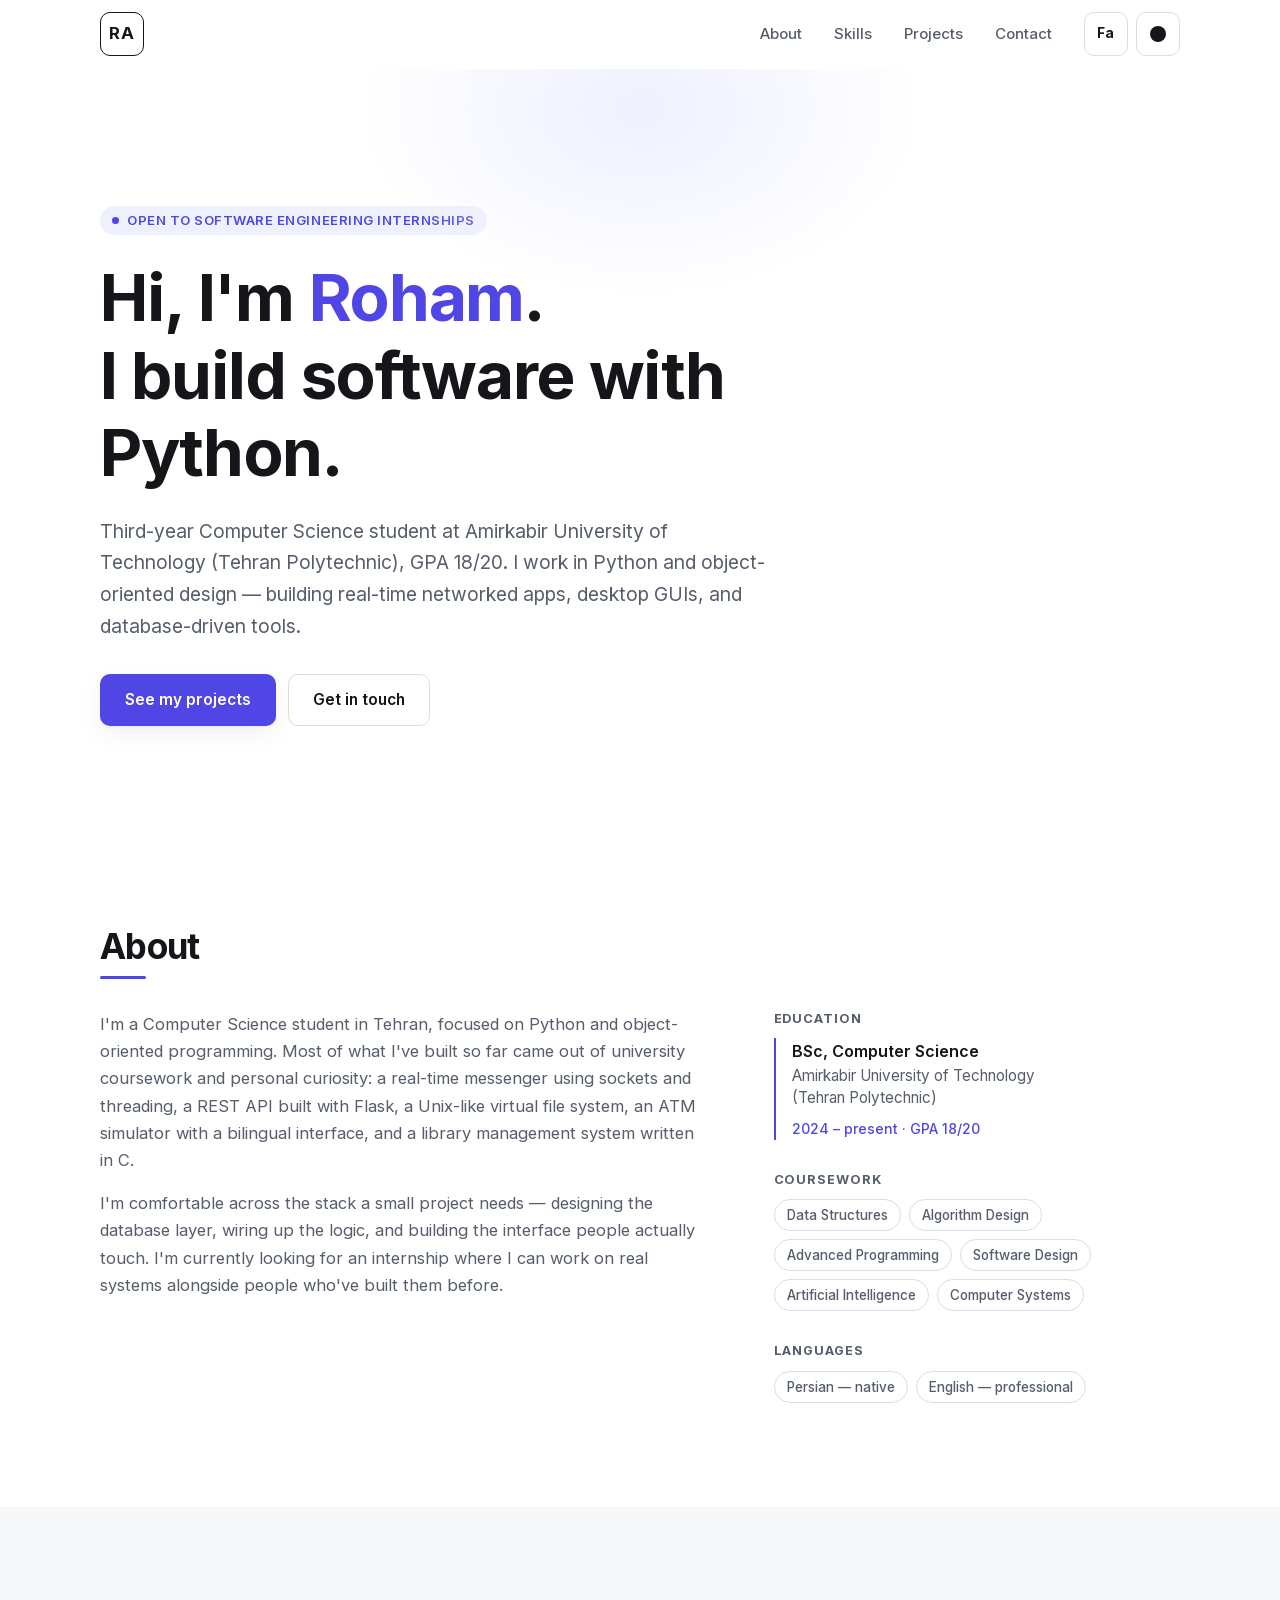
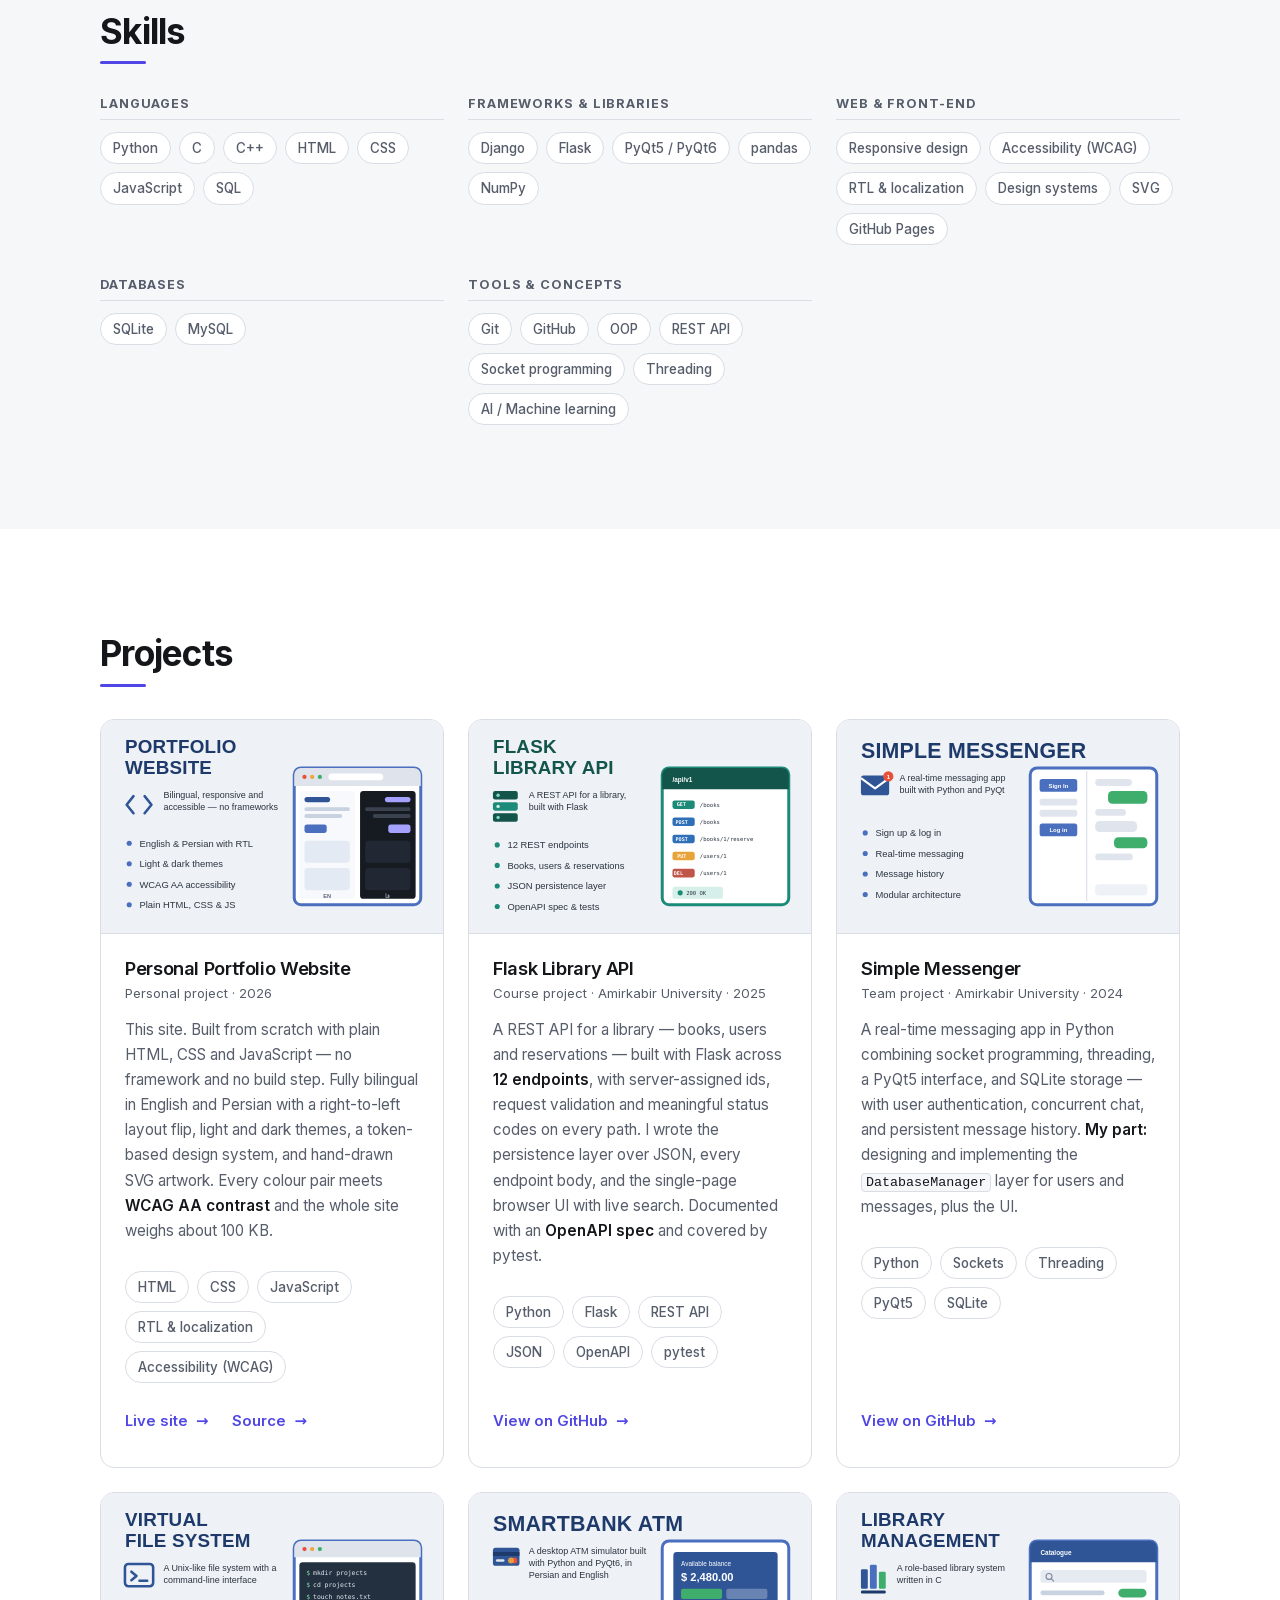
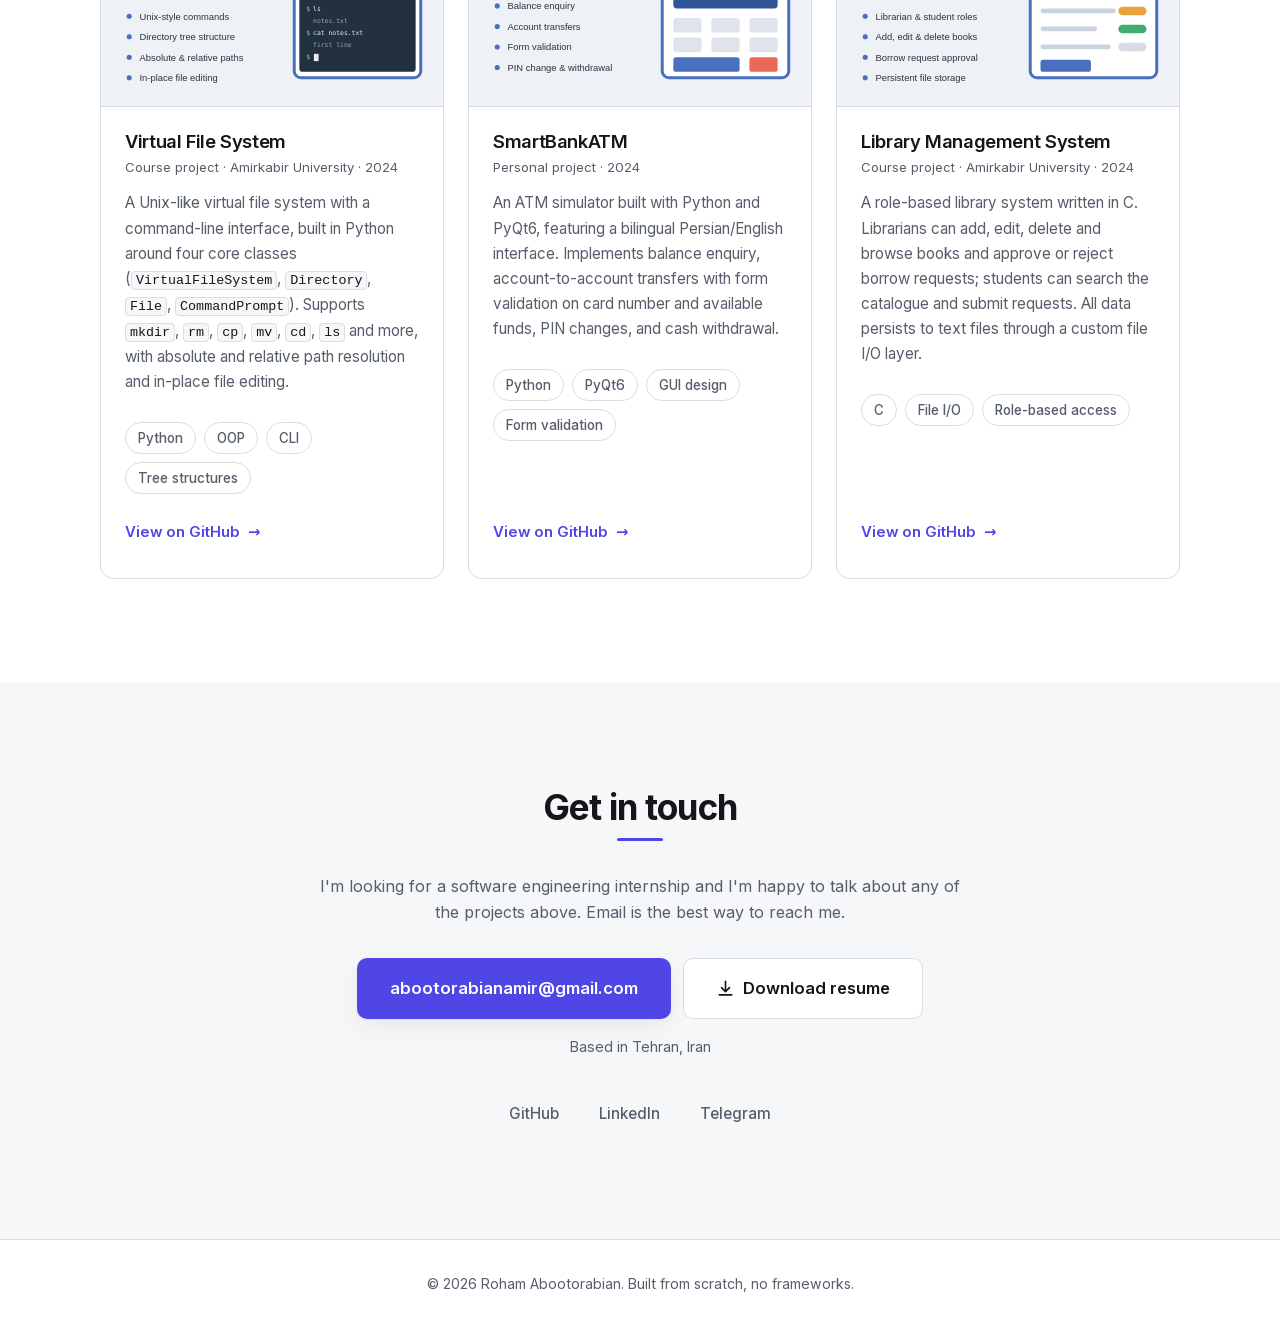
<file: index.html>
<!DOCTYPE html>
<html lang="en" dir="ltr">
<head>
  <meta charset="UTF-8">
  <meta name="viewport" content="width=device-width, initial-scale=1.0">
  <title data-i18n="meta.title">Roham Abootorabian — Python Developer</title>
  <meta name="description" data-i18n-content="meta.desc" content="Roham Abootorabian — Computer Science student at Amirkabir University of Technology. Python developer building desktop apps, network tools, and database-driven software.">

  <link rel="canonical" href="https://rohamabootorabian.github.io/">

  <!-- Favicons. SVG is used by modern browsers and stays sharp at any size;
       the .ico at the site root is the fallback older browsers request. -->
  <link rel="icon" href="/favicon.ico" sizes="32x32">
  <link rel="icon" href="/assets/favicon.svg" type="image/svg+xml">
  <link rel="apple-touch-icon" href="/assets/apple-touch-icon.png">
  <link rel="manifest" href="/site.webmanifest">

  <!-- Link preview card for LinkedIn, Telegram, WhatsApp, Slack, etc.
       og:image must be an absolute URL and a raster format — scrapers
       do not render SVG. -->
  <meta property="og:site_name" content="Roham Abootorabian">
  <meta property="og:title" content="Roham Abootorabian — Python Developer">
  <meta property="og:description" content="Computer Science student at Amirkabir University of Technology. Python developer building desktop apps, network tools, and database-driven software.">
  <meta property="og:type" content="website">
  <meta property="og:url" content="https://rohamabootorabian.github.io/">
  <meta property="og:locale" content="en_US">
  <meta property="og:locale:alternate" content="fa_IR">
  <meta property="og:image" content="https://rohamabootorabian.github.io/assets/og-image.png?v=2">
  <meta property="og:image:type" content="image/png">
  <meta property="og:image:width" content="1200">
  <meta property="og:image:height" content="630">
  <meta property="og:image:alt" content="Roham Abootorabian — Computer Science student and Python developer at Amirkabir University of Technology, open to software engineering internships.">

  <meta name="twitter:card" content="summary_large_image">
  <meta name="twitter:title" content="Roham Abootorabian — Python Developer">
  <meta name="twitter:description" content="Computer Science student at Amirkabir University of Technology. Python developer building desktop apps, network tools, and database-driven software.">
  <meta name="twitter:image" content="https://rohamabootorabian.github.io/assets/og-image.png?v=2">
  <meta name="theme-color" content="#ffffff" media="(prefers-color-scheme: light)">
  <meta name="theme-color" content="#0d0f13" media="(prefers-color-scheme: dark)">

  <!-- Structured data: tells search engines this page is a person, who that
       person is, and which accounts are the same person — instead of leaving
       them to infer it from the prose. -->
  <script type="application/ld+json">
  {
    "@context": "https://schema.org",
    "@type": "Person",
    "name": "Roham Abootorabian",
    "alternateName": "روهام ابوترابیان",
    "url": "https://rohamabootorabian.github.io/",
    "image": "https://rohamabootorabian.github.io/assets/og-image.png",
    "jobTitle": "Software Engineering Student",
    "description": "Computer Science student at Amirkabir University of Technology. Python developer building REST APIs, desktop apps, network tools, and database-driven software.",
    "email": "mailto:abootorabianamir@gmail.com",
    "knowsLanguage": [
      { "@type": "Language", "name": "Persian", "alternateName": "fa" },
      { "@type": "Language", "name": "English", "alternateName": "en" }
    ],
    "knowsAbout": [
      "Python", "Flask", "REST APIs", "Object-oriented programming",
      "PyQt", "SQL", "C", "JavaScript", "Web accessibility"
    ],
    "alumniOf": {
      "@type": "CollegeOrUniversity",
      "name": "Amirkabir University of Technology",
      "alternateName": "Tehran Polytechnic",
      "url": "https://aut.ac.ir/"
    },
    "address": {
      "@type": "PostalAddress",
      "addressLocality": "Tehran",
      "addressCountry": "IR"
    },
    "sameAs": [
      "https://github.com/RohamAbootorabian",
      "https://www.linkedin.com/in/roham-abootorabian",
      "https://t.me/roham_abt"
    ]
  }
  </script>

  <!-- Set theme and language before first paint so neither flashes on load -->
  <script>
    (function () {
      var d = document.documentElement;
      d.classList.add('js');
      var saved = localStorage.getItem('theme');
      var dark = window.matchMedia('(prefers-color-scheme: dark)').matches;
      d.setAttribute('data-theme', saved || (dark ? 'dark' : 'light'));

      var lang = localStorage.getItem('lang');
      if (!lang) lang = (navigator.language || '').toLowerCase().startsWith('fa') ? 'fa' : 'en';
      d.setAttribute('lang', lang);
      d.setAttribute('dir', lang === 'fa' ? 'rtl' : 'ltr');
    })();
  </script>

  <!-- Fonts are served from this domain — no third-party requests at all.
       The two faces used above the fold are preloaded so they start
       downloading alongside the stylesheet instead of after it. -->
  <link rel="preload" href="assets/fonts/inter-latin-700.woff2" as="font" type="font/woff2" crossorigin>
  <link rel="preload" href="assets/fonts/inter-latin-400.woff2" as="font" type="font/woff2" crossorigin>

  <!-- ?v= is bumped on every deploy so browsers fetch the new file instead
       of serving a stale cached copy -->
  <link rel="stylesheet" href="fonts.css?v=4">
  <link rel="stylesheet" href="styles.css?v=4">
</head>
<body>
  <a class="skip-link" href="#main" data-i18n="skip">Skip to content</a>

  <header class="site-header">
    <!-- dir="ltr" pins the header layout: the menu is English in both
         languages, so it keeps the same order even when the page is RTL -->
    <nav class="nav" aria-label="Main" dir="ltr">
      <a class="nav__logo" href="#top" data-i18n-aria="nav.top" aria-label="Back to top">RA</a>
      <!-- Labels translate, but the bar keeps its LTR order (dir="ltr" above) -->
      <ul class="nav__links">
        <li><a href="#about"   data-i18n="nav.about">About</a></li>
        <li><a href="#skills"  data-i18n="nav.skills">Skills</a></li>
        <li><a href="#work"    data-i18n="nav.work">Projects</a></li>
        <li><a href="#contact" data-i18n="nav.contact">Contact</a></li>
      </ul>

      <div class="nav__controls">
        <button class="lang-toggle" id="langToggle" type="button"
                data-i18n-aria="lang.switch" aria-label="Switch to Persian">
          <!-- The page ships in English, so this fallback must match
               TRANSLATIONS.en['lang.label'] — the English boot path skips
               applyLanguage() and leaves whatever is written here. -->
          <span class="lang-toggle__label" data-i18n="lang.label">Fa</span>
        </button>
        <button class="theme-toggle" id="themeToggle" type="button"
                data-i18n-aria="theme.toDark" aria-label="Switch to dark theme" aria-pressed="false">
          <span class="theme-toggle__icon" aria-hidden="true"></span>
        </button>
      </div>
    </nav>
  </header>

  <main id="main">
    <!-- HERO -->
    <section class="hero" id="top">
      <div class="container">
        <p class="hero__eyebrow reveal" data-i18n="hero.eyebrow">Open to software engineering internships</p>
        <h1 class="hero__title reveal" data-i18n-html="hero.title">
          Hi, I'm <span class="accent">Roham</span>.<br>
          I build software with Python.
        </h1>
        <p class="hero__lead reveal" data-i18n="hero.lead">
          Third-year Computer Science student at Amirkabir University of Technology
          (Tehran Polytechnic), GPA 18/20. I work in Python and object-oriented design —
          building real-time networked apps, desktop GUIs, and database-driven tools.
        </p>
        <div class="hero__actions reveal">
          <a class="btn btn--primary" href="#work" data-i18n="hero.cta1">See my projects</a>
          <a class="btn btn--ghost" href="#contact" data-i18n="hero.cta2">Get in touch</a>
        </div>
      </div>
    </section>

    <!-- ABOUT -->
    <section class="section" id="about">
      <div class="container">
        <h2 class="section__title reveal" data-i18n="about.title">About</h2>
        <div class="about">
          <div class="about__text reveal">
            <p data-i18n="about.p1">
              I'm a Computer Science student in Tehran, focused on Python and
              object-oriented programming. Most of what I've built so far came out of
              university coursework and personal curiosity: a real-time messenger using
              sockets and threading, a REST API built with Flask, a Unix-like virtual
              file system, an ATM simulator with a bilingual interface, and a library
              management system written in C.
            </p>
            <p data-i18n="about.p2">
              I'm comfortable across the stack a small project needs — designing the
              database layer, wiring up the logic, and building the interface people
              actually touch. I'm currently looking for an internship where I can work
              on real systems alongside people who've built them before.
            </p>
          </div>

          <div class="about__aside reveal">
            <h3 class="aside__title" data-i18n="about.eduTitle">Education</h3>
            <div class="edu">
              <p class="edu__degree" data-i18n="about.degree">BSc, Computer Science</p>
              <p class="edu__school" data-i18n-html="about.school">Amirkabir University of Technology<br>(Tehran Polytechnic)</p>
              <p class="edu__meta" data-i18n="about.eduMeta">2024 – present · GPA 18/20</p>
            </div>

            <h3 class="aside__title" data-i18n="about.courseTitle">Coursework</h3>
            <ul class="tags">
              <li class="tag" data-i18n="course.ds">Data Structures</li>
              <li class="tag" data-i18n="course.algo">Algorithm Design</li>
              <li class="tag" data-i18n="course.ap">Advanced Programming</li>
              <li class="tag" data-i18n="course.sd">Software Design</li>
              <li class="tag" data-i18n="course.ai">Artificial Intelligence</li>
              <li class="tag" data-i18n="course.cs">Computer Systems</li>
            </ul>

            <h3 class="aside__title" data-i18n="about.langTitle">Languages</h3>
            <ul class="tags">
              <li class="tag" data-i18n="lang.fa">Persian — native</li>
              <li class="tag" data-i18n="lang.en">English — professional</li>
            </ul>
          </div>
        </div>
      </div>
    </section>

    <!-- SKILLS -->
    <section class="section section--alt" id="skills">
      <div class="container">
        <h2 class="section__title reveal" data-i18n="skills.title">Skills</h2>
        <div class="skills">

          <div class="skill-group reveal">
            <h3 class="skill-group__title" data-i18n="skills.langs">Languages</h3>
            <ul class="tags">
              <li class="tag tag--strong">Python</li>
              <li class="tag">C</li>
              <li class="tag">C++</li>
              <li class="tag tag--strong">HTML</li>
              <li class="tag tag--strong">CSS</li>
              <li class="tag tag--strong">JavaScript</li>
              <li class="tag">SQL</li>
            </ul>
          </div>

          <div class="skill-group reveal">
            <h3 class="skill-group__title" data-i18n="skills.frameworks">Frameworks &amp; libraries</h3>
            <ul class="tags">
              <li class="tag">Django</li>
              <li class="tag tag--strong">Flask</li>
              <li class="tag">PyQt5 / PyQt6</li>
              <li class="tag">pandas</li>
              <li class="tag">NumPy</li>
            </ul>
          </div>

          <div class="skill-group reveal">
            <h3 class="skill-group__title" data-i18n="skills.web">Web &amp; front-end</h3>
            <ul class="tags">
              <li class="tag tag--strong" data-i18n="web.responsive">Responsive design</li>
              <li class="tag tag--strong" data-i18n="web.a11y">Accessibility (WCAG)</li>
              <li class="tag" data-i18n="web.rtl">RTL &amp; localization</li>
              <li class="tag" data-i18n="web.tokens">Design systems</li>
              <li class="tag">SVG</li>
              <li class="tag">GitHub Pages</li>
            </ul>
          </div>

          <div class="skill-group reveal">
            <h3 class="skill-group__title" data-i18n="skills.db">Databases</h3>
            <ul class="tags">
              <li class="tag">SQLite</li>
              <li class="tag">MySQL</li>
            </ul>
          </div>

          <div class="skill-group reveal">
            <h3 class="skill-group__title" data-i18n="skills.tools">Tools &amp; concepts</h3>
            <ul class="tags">
              <li class="tag">Git</li>
              <li class="tag">GitHub</li>
              <li class="tag" data-i18n="skill.oop">OOP</li>
              <li class="tag" data-i18n="tag.rest">REST API</li>
              <li class="tag" data-i18n="skill.socket">Socket programming</li>
              <li class="tag" data-i18n="skill.thread">Threading</li>
              <li class="tag" data-i18n="skill.ai">AI / Machine learning</li>
            </ul>
          </div>

        </div>
      </div>
    </section>

    <!-- PROJECTS -->
    <section class="section" id="work">
      <div class="container">
        <h2 class="section__title reveal" data-i18n="work.title">Projects</h2>
        <div class="cards">

          <article class="card reveal">
            <div class="card__thumb card__thumb--img">
              <img src="assets/portfolio-site.svg" width="800" height="533"
                   loading="lazy" decoding="async" data-i18n-alt="p5.alt"
                   alt="Personal Portfolio Website: a bilingual portfolio built with plain HTML, CSS and JavaScript. Features listed are English and Persian with RTL, light and dark themes, WCAG AA accessibility, and no frameworks, shown beside a browser split between a light left-to-right view and a dark right-to-left view.">
            </div>
            <div class="card__body">
              <h3 class="card__title">Personal Portfolio Website</h3>
              <p class="card__meta" data-i18n="p5.meta">Personal project · 2026</p>
              <p class="card__desc" data-i18n-html="p5.desc">
                This site. Built from scratch with plain HTML, CSS and JavaScript —
                no framework and no build step. Fully bilingual in English and Persian
                with a right-to-left layout flip, light and dark themes, a token-based
                design system, and hand-drawn SVG artwork. Every colour pair meets
                <strong>WCAG AA contrast</strong> and the whole site weighs about 100&nbsp;KB.
              </p>
              <ul class="tags tags--sm">
                <li class="tag">HTML</li>
                <li class="tag">CSS</li>
                <li class="tag">JavaScript</li>
                <li class="tag" data-i18n="web.rtl">RTL &amp; localization</li>
                <li class="tag" data-i18n="web.a11y">Accessibility (WCAG)</li>
              </ul>
              <div class="card__links">
                <a class="card__link" href="https://rohamabootorabian.github.io"
                   target="_blank" rel="noopener" data-i18n-aria="p5.ariaLive"
                   aria-label="Open the live portfolio site (opens in a new tab)">
                  <span data-i18n="work.live">Live site</span>
                  <span class="arrow" aria-hidden="true">→</span>
                </a>
                <a class="card__link" href="https://github.com/RohamAbootorabian/RohamAbootorabian.github.io"
                   target="_blank" rel="noopener" data-i18n-aria="p5.aria"
                   aria-label="View the portfolio source on GitHub (opens in a new tab)">
                  <span data-i18n="work.source">Source</span>
                  <span class="arrow" aria-hidden="true">→</span>
                </a>
              </div>
            </div>
          </article>

          <article class="card reveal">
            <div class="card__thumb card__thumb--img">
              <img src="assets/flask-library-api.svg" width="800" height="533"
                   loading="lazy" decoding="async" data-i18n-alt="p6.alt"
                   alt="Flask Library API: a REST API for a library built with Flask. Features listed are 12 REST endpoints, books, users and reservations, a JSON persistence layer, and an OpenAPI spec with tests, shown beside an API client listing GET, POST, PUT and DELETE endpoints with a 200 OK response.">
            </div>
            <div class="card__body">
              <h3 class="card__title">Flask Library API</h3>
              <p class="card__meta" data-i18n="p6.meta">Course project · Amirkabir University · 2025</p>
              <p class="card__desc" data-i18n-html="p6.desc">
                A REST API for a library — books, users and reservations — built with
                Flask across <strong>12 endpoints</strong>, with server-assigned ids,
                request validation and meaningful status codes on every path. I wrote
                the persistence layer over JSON, every endpoint body, and the
                single-page browser UI with live search. Documented with an
                <strong>OpenAPI spec</strong> and covered by pytest.
              </p>
              <ul class="tags tags--sm">
                <li class="tag">Python</li>
                <li class="tag tag--strong">Flask</li>
                <li class="tag" data-i18n="tag.rest">REST API</li>
                <li class="tag">JSON</li>
                <li class="tag">OpenAPI</li>
                <li class="tag">pytest</li>
              </ul>
              <a class="card__link" href="https://github.com/RohamAbootorabian/flask-library-api"
                 target="_blank" rel="noopener" data-i18n-aria="p6.aria"
                 aria-label="View Flask Library API on GitHub (opens in a new tab)">
                <span data-i18n="work.view">View on GitHub</span>
                <span class="arrow" aria-hidden="true">→</span>
              </a>
            </div>
          </article>

          <article class="card reveal">
            <div class="card__thumb card__thumb--img">
              <img src="assets/simple-messenger.svg" width="800" height="533"
                   loading="lazy" decoding="async" data-i18n-alt="p1.alt"
                   alt="Simple Messenger: a real-time messaging app built with Python and PyQt. Features listed are sign up and log in, real-time messaging, message history, and modular architecture, shown beside a mockup of the chat interface.">
            </div>
            <div class="card__body">
              <h3 class="card__title">Simple Messenger</h3>
              <p class="card__meta" data-i18n="p1.meta">Team project · Amirkabir University · 2024</p>
              <p class="card__desc" data-i18n-html="p1.desc">
                A real-time messaging app in Python combining socket programming,
                threading, a PyQt5 interface, and SQLite storage — with user
                authentication, concurrent chat, and persistent message history.
                <strong>My part:</strong> designing and implementing the
                <code>DatabaseManager</code> layer for users and messages, plus the UI.
              </p>
              <ul class="tags tags--sm">
                <li class="tag">Python</li>
                <li class="tag" data-i18n="tag.sockets">Sockets</li>
                <li class="tag" data-i18n="tag.threading">Threading</li>
                <li class="tag">PyQt5</li>
                <li class="tag">SQLite</li>
              </ul>
              <a class="card__link" href="https://github.com/RohamAbootorabian/Simple-messenger"
                 target="_blank" rel="noopener" data-i18n-aria="p1.aria"
                 aria-label="View Simple Messenger on GitHub (opens in a new tab)">
                <span data-i18n="work.view">View on GitHub</span>
                <span class="arrow" aria-hidden="true">→</span>
              </a>
            </div>
          </article>

          <article class="card reveal">
            <div class="card__thumb card__thumb--img">
              <img src="assets/virtual-file-system.svg" width="800" height="533"
                   loading="lazy" decoding="async" data-i18n-alt="p2.alt"
                   alt="Virtual File System: a Unix-like file system with a command-line interface. Features listed are Unix-style commands, directory tree structure, absolute and relative paths, and in-place file editing, shown beside a terminal window running mkdir, cd, touch, ls and cat.">
            </div>
            <div class="card__body">
              <h3 class="card__title">Virtual File System</h3>
              <p class="card__meta" data-i18n="p2.meta">Course project · Amirkabir University · 2024</p>
              <p class="card__desc" data-i18n-html="p2.desc">
                A Unix-like virtual file system with a command-line interface, built in
                Python around four core classes (<code>VirtualFileSystem</code>,
                <code>Directory</code>, <code>File</code>, <code>CommandPrompt</code>).
                Supports <code>mkdir</code>, <code>rm</code>, <code>cp</code>,
                <code>mv</code>, <code>cd</code>, <code>ls</code> and more, with absolute
                and relative path resolution and in-place file editing.
              </p>
              <ul class="tags tags--sm">
                <li class="tag">Python</li>
                <li class="tag" data-i18n="skill.oop">OOP</li>
                <li class="tag">CLI</li>
                <li class="tag" data-i18n="tag.tree">Tree structures</li>
              </ul>
              <a class="card__link" href="https://github.com/RohamAbootorabian/virtual-file-system"
                 target="_blank" rel="noopener" data-i18n-aria="p2.aria"
                 aria-label="View Virtual File System on GitHub (opens in a new tab)">
                <span data-i18n="work.view">View on GitHub</span>
                <span class="arrow" aria-hidden="true">→</span>
              </a>
            </div>
          </article>

          <article class="card reveal">
            <div class="card__thumb card__thumb--img">
              <img src="assets/smartbank-atm.svg" width="800" height="533"
                   loading="lazy" decoding="async" data-i18n-alt="p3.alt"
                   alt="SmartBankATM: a desktop ATM simulator built with Python and PyQt6, in Persian and English. Features listed are balance enquiry, account transfers, form validation, and PIN change and withdrawal, shown beside an ATM screen mockup.">
            </div>
            <div class="card__body">
              <h3 class="card__title">SmartBankATM</h3>
              <p class="card__meta" data-i18n="p3.meta">Personal project · 2024</p>
              <p class="card__desc" data-i18n-html="p3.desc">
                An ATM simulator built with Python and PyQt6, featuring a bilingual
                Persian/English interface. Implements balance enquiry, account-to-account
                transfers with form validation on card number and available funds,
                PIN changes, and cash withdrawal.
              </p>
              <ul class="tags tags--sm">
                <li class="tag">Python</li>
                <li class="tag">PyQt6</li>
                <li class="tag" data-i18n="tag.gui">GUI design</li>
                <li class="tag" data-i18n="tag.validation">Form validation</li>
              </ul>
              <a class="card__link" href="https://github.com/RohamAbootorabian/SmartBankATM"
                 target="_blank" rel="noopener" data-i18n-aria="p3.aria"
                 aria-label="View SmartBankATM on GitHub (opens in a new tab)">
                <span data-i18n="work.view">View on GitHub</span>
                <span class="arrow" aria-hidden="true">→</span>
              </a>
            </div>
          </article>

          <article class="card reveal">
            <div class="card__thumb card__thumb--img">
              <img src="assets/library-system.svg" width="800" height="533"
                   loading="lazy" decoding="async" data-i18n-alt="p4.alt"
                   alt="Library Management System: a role-based library system written in C. Features listed are librarian and student roles, add, edit and delete books, borrow request approval, and persistent file storage, shown beside a book catalogue mockup.">
            </div>
            <div class="card__body">
              <h3 class="card__title">Library Management System</h3>
              <p class="card__meta" data-i18n="p4.meta">Course project · Amirkabir University · 2024</p>
              <p class="card__desc" data-i18n-html="p4.desc">
                A role-based library system written in C. Librarians can add, edit,
                delete and browse books and approve or reject borrow requests; students
                can search the catalogue and submit requests. All data persists to text
                files through a custom file I/O layer.
              </p>
              <ul class="tags tags--sm">
                <li class="tag">C</li>
                <li class="tag" data-i18n="tag.fileio">File I/O</li>
                <li class="tag" data-i18n="tag.roles">Role-based access</li>
              </ul>
              <a class="card__link" href="https://github.com/RohamAbootorabian/Library-Management-System"
                 target="_blank" rel="noopener" data-i18n-aria="p4.aria"
                 aria-label="View Library Management System on GitHub (opens in a new tab)">
                <span data-i18n="work.view">View on GitHub</span>
                <span class="arrow" aria-hidden="true">→</span>
              </a>
            </div>
          </article>

        </div>
      </div>
    </section>

    <!-- CONTACT -->
    <section class="section section--alt" id="contact">
      <div class="container container--narrow">
        <h2 class="section__title reveal" data-i18n="contact.title">Get in touch</h2>
        <p class="contact__lead reveal" data-i18n="contact.lead">
          I'm looking for a software engineering internship and I'm happy to talk about
          any of the projects above. Email is the best way to reach me.
        </p>
        <div class="contact__actions reveal">
          <a class="btn btn--primary btn--lg" href="mailto:abootorabianamir@gmail.com" dir="ltr">
            abootorabianamir@gmail.com
          </a>

          <!-- download attribute forces a save rather than opening in the
               browser's PDF viewer, and renames the file sensibly -->
          <a class="btn btn--ghost btn--lg btn--icon"
             href="assets/Roham-Abootorabian-Resume.pdf?v=2"
             download="Roham-Abootorabian-Resume.pdf"
             data-i18n-aria="contact.resumeAria"
             aria-label="Download my resume as a PDF">
            <svg class="btn__icon" viewBox="0 0 24 24" width="19" height="19" aria-hidden="true"
                 fill="none" stroke="currentColor" stroke-width="2.1"
                 stroke-linecap="round" stroke-linejoin="round">
              <path d="M12 3v12"/><path d="M7 11l5 5 5-5"/><path d="M4 20h16"/>
            </svg>
            <span data-i18n="contact.resume">Download resume</span>
          </a>
        </div>
        <p class="contact__location reveal" data-i18n="contact.location">Based in Tehran, Iran</p>
        <ul class="socials reveal">
          <li><a href="https://github.com/RohamAbootorabian" target="_blank" rel="noopener"
                 data-i18n-aria="social.gh" aria-label="GitHub profile (opens in a new tab)">GitHub</a></li>
          <li><a href="https://www.linkedin.com/in/roham-abootorabian" target="_blank" rel="noopener"
                 data-i18n-aria="social.li" aria-label="LinkedIn profile (opens in a new tab)">LinkedIn</a></li>
          <li><a href="https://t.me/roham_abt" target="_blank" rel="noopener"
                 data-i18n-aria="social.tg" aria-label="Telegram (opens in a new tab)"
                 data-i18n="social.tgLabel">Telegram</a></li>
        </ul>
      </div>
    </section>
  </main>

  <footer class="site-footer">
    <div class="container">
      <p data-i18n-html="footer">&copy; <span id="year"></span> Roham Abootorabian. Built from scratch, no frameworks.</p>
    </div>
  </footer>

  <script src="i18n.js?v=4"></script>
  <script src="script.js?v=4"></script>
</body>
</html>
</file>
<file: fonts.css>
/* Self-hosted fonts.
   Previously loaded from fonts.googleapis.com, which cost two extra DNS +
   TLS round trips before first paint and exposed every visitor's IP to a
   third party. Only the subsets this site renders are included:
   Inter latin for all Latin copy, Vazirmatn arabic for Persian. Latin text
   inside Persian falls through to Inter, so Vazirmatn's Latin is not needed.

   font-display: swap renders text immediately in a fallback face and swaps
   when the webfont arrives, so copy is never invisible while loading. */

@font-face {
  font-family: 'Inter';
  font-style: normal;
  font-weight: 400;
  font-display: swap;
  src: url('assets/fonts/inter-latin-400.woff2') format('woff2');
  unicode-range: U+0000-00FF, U+0131, U+0152-0153, U+02BB-02BC, U+02C6, U+02DA, U+02DC, U+0304, U+0308, U+0329, U+2000-206F, U+20AC, U+2122, U+2191, U+2193, U+2212, U+2215, U+FEFF, U+FFFD;
}
@font-face {
  font-family: 'Inter';
  font-style: normal;
  font-weight: 500;
  font-display: swap;
  src: url('assets/fonts/inter-latin-500.woff2') format('woff2');
  unicode-range: U+0000-00FF, U+0131, U+0152-0153, U+02BB-02BC, U+02C6, U+02DA, U+02DC, U+0304, U+0308, U+0329, U+2000-206F, U+20AC, U+2122, U+2191, U+2193, U+2212, U+2215, U+FEFF, U+FFFD;
}
@font-face {
  font-family: 'Inter';
  font-style: normal;
  font-weight: 600;
  font-display: swap;
  src: url('assets/fonts/inter-latin-600.woff2') format('woff2');
  unicode-range: U+0000-00FF, U+0131, U+0152-0153, U+02BB-02BC, U+02C6, U+02DA, U+02DC, U+0304, U+0308, U+0329, U+2000-206F, U+20AC, U+2122, U+2191, U+2193, U+2212, U+2215, U+FEFF, U+FFFD;
}
@font-face {
  font-family: 'Inter';
  font-style: normal;
  font-weight: 700;
  font-display: swap;
  src: url('assets/fonts/inter-latin-700.woff2') format('woff2');
  unicode-range: U+0000-00FF, U+0131, U+0152-0153, U+02BB-02BC, U+02C6, U+02DA, U+02DC, U+0304, U+0308, U+0329, U+2000-206F, U+20AC, U+2122, U+2191, U+2193, U+2212, U+2215, U+FEFF, U+FFFD;
}
@font-face {
  font-family: 'Vazirmatn';
  font-style: normal;
  font-weight: 400;
  font-display: swap;
  src: url('assets/fonts/vazirmatn-arabic-400.woff2') format('woff2');
  unicode-range: U+0600-06FF, U+0750-077F, U+0870-088E, U+0890-0891, U+0897-08E1, U+08E3-08FF, U+200C-200E, U+2010-2011, U+204F, U+2E41, U+FB50-FDFF, U+FE70-FE74, U+FE76-FEFC, U+102E0-102FB, U+10E60-10E7E, U+10EC2-10EC4, U+10EFC-10EFF, U+1EE00-1EE03, U+1EE05-1EE1F, U+1EE21-1EE22, U+1EE24, U+1EE27, U+1EE29-1EE32, U+1EE34-1EE37, U+1EE39, U+1EE3B, U+1EE42, U+1EE47, U+1EE49, U+1EE4B, U+1EE4D-1EE4F, U+1EE51-1EE52, U+1EE54, U+1EE57, U+1EE59, U+1EE5B, U+1EE5D, U+1EE5F, U+1EE61-1EE62, U+1EE64, U+1EE67-1EE6A, U+1EE6C-1EE72, U+1EE74-1EE77, U+1EE79-1EE7C, U+1EE7E, U+1EE80-1EE89, U+1EE8B-1EE9B, U+1EEA1-1EEA3, U+1EEA5-1EEA9, U+1EEAB-1EEBB, U+1EEF0-1EEF1;
}
@font-face {
  font-family: 'Vazirmatn';
  font-style: normal;
  font-weight: 500;
  font-display: swap;
  src: url('assets/fonts/vazirmatn-arabic-500.woff2') format('woff2');
  unicode-range: U+0600-06FF, U+0750-077F, U+0870-088E, U+0890-0891, U+0897-08E1, U+08E3-08FF, U+200C-200E, U+2010-2011, U+204F, U+2E41, U+FB50-FDFF, U+FE70-FE74, U+FE76-FEFC, U+102E0-102FB, U+10E60-10E7E, U+10EC2-10EC4, U+10EFC-10EFF, U+1EE00-1EE03, U+1EE05-1EE1F, U+1EE21-1EE22, U+1EE24, U+1EE27, U+1EE29-1EE32, U+1EE34-1EE37, U+1EE39, U+1EE3B, U+1EE42, U+1EE47, U+1EE49, U+1EE4B, U+1EE4D-1EE4F, U+1EE51-1EE52, U+1EE54, U+1EE57, U+1EE59, U+1EE5B, U+1EE5D, U+1EE5F, U+1EE61-1EE62, U+1EE64, U+1EE67-1EE6A, U+1EE6C-1EE72, U+1EE74-1EE77, U+1EE79-1EE7C, U+1EE7E, U+1EE80-1EE89, U+1EE8B-1EE9B, U+1EEA1-1EEA3, U+1EEA5-1EEA9, U+1EEAB-1EEBB, U+1EEF0-1EEF1;
}
@font-face {
  font-family: 'Vazirmatn';
  font-style: normal;
  font-weight: 600;
  font-display: swap;
  src: url('assets/fonts/vazirmatn-arabic-600.woff2') format('woff2');
  unicode-range: U+0600-06FF, U+0750-077F, U+0870-088E, U+0890-0891, U+0897-08E1, U+08E3-08FF, U+200C-200E, U+2010-2011, U+204F, U+2E41, U+FB50-FDFF, U+FE70-FE74, U+FE76-FEFC, U+102E0-102FB, U+10E60-10E7E, U+10EC2-10EC4, U+10EFC-10EFF, U+1EE00-1EE03, U+1EE05-1EE1F, U+1EE21-1EE22, U+1EE24, U+1EE27, U+1EE29-1EE32, U+1EE34-1EE37, U+1EE39, U+1EE3B, U+1EE42, U+1EE47, U+1EE49, U+1EE4B, U+1EE4D-1EE4F, U+1EE51-1EE52, U+1EE54, U+1EE57, U+1EE59, U+1EE5B, U+1EE5D, U+1EE5F, U+1EE61-1EE62, U+1EE64, U+1EE67-1EE6A, U+1EE6C-1EE72, U+1EE74-1EE77, U+1EE79-1EE7C, U+1EE7E, U+1EE80-1EE89, U+1EE8B-1EE9B, U+1EEA1-1EEA3, U+1EEA5-1EEA9, U+1EEAB-1EEBB, U+1EEF0-1EEF1;
}
@font-face {
  font-family: 'Vazirmatn';
  font-style: normal;
  font-weight: 700;
  font-display: swap;
  src: url('assets/fonts/vazirmatn-arabic-700.woff2') format('woff2');
  unicode-range: U+0600-06FF, U+0750-077F, U+0870-088E, U+0890-0891, U+0897-08E1, U+08E3-08FF, U+200C-200E, U+2010-2011, U+204F, U+2E41, U+FB50-FDFF, U+FE70-FE74, U+FE76-FEFC, U+102E0-102FB, U+10E60-10E7E, U+10EC2-10EC4, U+10EFC-10EFF, U+1EE00-1EE03, U+1EE05-1EE1F, U+1EE21-1EE22, U+1EE24, U+1EE27, U+1EE29-1EE32, U+1EE34-1EE37, U+1EE39, U+1EE3B, U+1EE42, U+1EE47, U+1EE49, U+1EE4B, U+1EE4D-1EE4F, U+1EE51-1EE52, U+1EE54, U+1EE57, U+1EE59, U+1EE5B, U+1EE5D, U+1EE5F, U+1EE61-1EE62, U+1EE64, U+1EE67-1EE6A, U+1EE6C-1EE72, U+1EE74-1EE77, U+1EE79-1EE7C, U+1EE7E, U+1EE80-1EE89, U+1EE8B-1EE9B, U+1EEA1-1EEA3, U+1EEA5-1EEA9, U+1EEAB-1EEBB, U+1EEF0-1EEF1;
}
</file>
<file: styles.css>
/* ============================================================
   Design tokens
   Spacing follows a 4/8 rhythm. Colors are semantic — never
   hardcode a hex outside this block.
   ============================================================ */
:root {
  /* Spacing scale (4/8 rhythm) */
  --space-1: 4px;
  --space-2: 8px;
  --space-3: 12px;
  --space-4: 16px;
  --space-5: 24px;
  --space-6: 32px;
  --space-7: 48px;
  --space-8: 64px;

  /* Sizing */
  --tap-min: 44px;        /* WCAG / platform minimum touch target */
  --radius: 14px;
  --radius-sm: 10px;
  --max-width: 1080px;

  /* Motion */
  --dur-fast: 150ms;
  --dur-base: 220ms;
  --ease: cubic-bezier(.4, 0, .2, 1);

  /* Color — light theme */
  --bg: #ffffff;
  --bg-alt: #f6f7f9;
  --surface: #ffffff;
  --text: #14161a;          /* 18.1:1 on --bg */
  --text-muted: #565d6b;    /* 6.6:1 on --bg, 6.2:1 on --bg-alt */
  --border: #d9dde4;        /* visible against both surface and bg-alt */
  --accent: #4f46e5;        /* 6.3:1 on --bg */
  --accent-hover: #4038cc;
  --accent-contrast: #ffffff; /* text on top of --accent: 6.3:1 */
  --accent-soft: #eef0fe;
  --shadow: 0 1px 2px rgba(16, 18, 24, .05), 0 8px 24px rgba(16, 18, 24, .06);
  --focus-ring: #4f46e5;
}

[data-theme="dark"] {
  --bg: #0d0f13;
  --bg-alt: #14171d;
  --surface: #161a21;
  --text: #f1f3f6;          /* 17.3:1 on --bg */
  --text-muted: #a3acbb;    /* 8.4:1 on --bg, 7.6:1 on --surface */
  --border: #333a45;        /* stays visible in dark mode */
  --accent: #a5a1ff;        /* 8.4:1 on --bg — light accent needs dark text */
  --accent-hover: #b8b5ff;
  --accent-contrast: #14161a; /* dark text on light accent: 7.9:1 */
  --accent-soft: #23244a;
  --shadow: 0 1px 2px rgba(0, 0, 0, .4), 0 12px 32px rgba(0, 0, 0, .35);
  --focus-ring: #a5a1ff;
}

/* ---------- Base ---------- */
*, *::before, *::after { box-sizing: border-box; }

html { scroll-behavior: smooth; }

body {
  margin: 0;
  font-family: "Inter", system-ui, -apple-system, "Segoe UI", sans-serif;
  font-size: 16px;                 /* never below 16px base */
  background: var(--bg);
  color: var(--text);
  line-height: 1.65;
  -webkit-font-smoothing: antialiased;
  transition: background var(--dur-base) var(--ease), color var(--dur-base) var(--ease);
}

h1, h2, h3 { line-height: 1.18; margin: 0; letter-spacing: -0.02em; }
p { margin: 0 0 var(--space-4); }
a { color: inherit; }

/* Respect notches and gesture areas in landscape */
.container,
.nav {
  width: min(100% - var(--space-6), var(--max-width));
  margin-inline: auto;
  padding-inline: max(0px, env(safe-area-inset-left), env(safe-area-inset-right));
}
.container--narrow { width: min(100% - var(--space-6), 640px); text-align: center; }

.accent { color: var(--accent); }

.skip-link {
  position: absolute;
  inset-inline-start: -9999px;
  top: 0;
  background: var(--accent);
  color: var(--accent-contrast);
  padding: var(--space-3) var(--space-4);
  z-index: 100;
  font-weight: 600;
  text-decoration: none;
}
.skip-link:focus { inset-inline-start: 0; }

/* Focus ring is never removed — only styled */
:focus-visible {
  outline: 2px solid var(--focus-ring);
  outline-offset: 3px;
  border-radius: var(--space-1);
}

/* ---------- Header / nav ---------- */
.site-header {
  position: sticky;
  top: 0;
  z-index: 50;
  background: color-mix(in srgb, var(--bg) 82%, transparent);
  backdrop-filter: blur(12px);
  border-bottom: 1px solid transparent;
  transition: border-color var(--dur-base) var(--ease);
  padding-top: env(safe-area-inset-top);
}
.site-header.is-scrolled { border-bottom-color: var(--border); }

.nav {
  display: flex;
  align-items: center;
  gap: var(--space-5);
  min-height: 68px;
}

.nav__logo {
  display: inline-grid;
  place-items: center;
  min-height: var(--tap-min);
  min-width: var(--tap-min);
  font-weight: 700;
  font-size: 1.05rem;
  text-decoration: none;
  letter-spacing: .04em;
  border: 1.5px solid var(--text);
  border-radius: var(--radius-sm);
  transition: color var(--dur-fast) var(--ease), border-color var(--dur-fast) var(--ease);
}
.nav__logo:hover { color: var(--accent); border-color: var(--accent); }

.nav__links {
  display: flex;
  gap: var(--space-4);
  list-style: none;
  margin: 0;
  margin-inline-start: auto;   /* logical, so it flips in RTL */
  padding: 0;
  font-size: .94rem;
  font-weight: 500;
}

.nav__controls { display: flex; gap: var(--space-2); flex-shrink: 0; }

/* Language switch — same square shell as the theme toggle beside it, so the
   pair reads as one control group. Only the glyph inside differs. */
.lang-toggle {
  width: var(--tap-min);
  height: var(--tap-min);
  padding: 0;
  display: grid;
  place-items: center;
  border: 1px solid var(--border);
  border-radius: var(--radius-sm);
  background: var(--surface);
  color: var(--text);
  cursor: pointer;
  flex-shrink: 0;
  transition: border-color var(--dur-fast) var(--ease), background var(--dur-fast) var(--ease);
}
.lang-toggle:hover { border-color: var(--accent); background: var(--bg-alt); }
.lang-toggle:active { background: var(--accent-soft); }

.lang-toggle__label {
  /* Latin at a fixed size regardless of page language, so the button
     never reflows or restyles when Persian typography kicks in. */
  font-family: "Inter", system-ui, -apple-system, sans-serif;
  font-size: .84rem;
  font-weight: 700;
  line-height: 1;
  letter-spacing: .01em;
  color: currentColor;
  direction: ltr;
}
/* Padding brings each link to the 44px minimum tap height */
.nav__links a {
  display: inline-flex;
  align-items: center;
  min-height: var(--tap-min);
  padding-inline: var(--space-2);
  text-decoration: none;
  color: var(--text-muted);
  border-radius: var(--space-2);
  transition: color var(--dur-fast) var(--ease), background var(--dur-fast) var(--ease);
}
.nav__links a:hover { color: var(--text); background: var(--bg-alt); }
.nav__links a:active { background: var(--accent-soft); color: var(--accent); }

.theme-toggle {
  width: var(--tap-min);
  height: var(--tap-min);
  display: grid;
  place-items: center;
  border: 1px solid var(--border);
  border-radius: var(--radius-sm);
  background: var(--surface);
  color: var(--text);
  cursor: pointer;
  flex-shrink: 0;
  /* Press feedback via color/opacity only — never layout bounds */
  transition: border-color var(--dur-fast) var(--ease), background var(--dur-fast) var(--ease);
}
.theme-toggle:hover { border-color: var(--accent); background: var(--bg-alt); }
.theme-toggle:active { background: var(--accent-soft); }

/* Sun in light mode, crescent moon in dark — pure CSS, no icon font, no emoji */
.theme-toggle__icon {
  width: 16px;
  height: 16px;
  border-radius: 50%;
  background: currentColor;
  box-shadow: inset 0 0 0 0 var(--surface);
  transition: box-shadow var(--dur-base) var(--ease), transform var(--dur-base) var(--ease);
}
[data-theme="dark"] .theme-toggle__icon {
  background: transparent;
  box-shadow: inset -5px -3px 0 0 currentColor;
  transform: rotate(-25deg);
}

/* ---------- Hero ---------- */
.hero {
  padding: clamp(var(--space-8), 12vw, 136px) 0 clamp(var(--space-7), 8vw, 96px);
  position: relative;
  overflow: hidden;
}
.hero::before {
  content: "";
  position: absolute;
  top: -220px;
  left: 50%;
  width: 780px;
  height: 520px;
  transform: translateX(-50%);
  background: radial-gradient(closest-side, var(--accent-soft), transparent 72%);
  pointer-events: none;
}

.hero__eyebrow {
  display: inline-flex;
  align-items: center;
  gap: var(--space-2);
  font-size: .82rem;
  font-weight: 600;
  letter-spacing: .04em;
  text-transform: uppercase;
  color: var(--accent);
  background: var(--accent-soft);
  padding: var(--space-1) var(--space-3);
  border-radius: 999px;
  margin-bottom: var(--space-5);
}
.hero__eyebrow::before {
  content: "";
  width: 7px;
  height: 7px;
  border-radius: 50%;
  background: currentColor;
}

.hero__title {
  font-size: clamp(2.4rem, 6.5vw, 4.1rem);
  font-weight: 700;
  max-width: 18ch;
}

.hero__lead {
  margin-top: var(--space-5);
  font-size: clamp(1.05rem, 2vw, 1.2rem);
  color: var(--text-muted);
  max-width: 56ch;              /* readable measure on wide screens */
}

.hero__actions {
  display: flex;
  flex-wrap: wrap;
  gap: var(--space-3);
  margin-top: var(--space-6);
}

/* ---------- Buttons ---------- */
.btn {
  display: inline-flex;
  align-items: center;
  justify-content: center;
  min-height: var(--tap-min);
  padding: var(--space-3) var(--space-5);
  border-radius: var(--radius-sm);
  font-weight: 600;
  font-size: .96rem;
  text-decoration: none;
  border: 1px solid transparent;
  transition: background var(--dur-fast) var(--ease),
              border-color var(--dur-fast) var(--ease),
              color var(--dur-fast) var(--ease),
              box-shadow var(--dur-base) var(--ease);
}
.btn--primary {
  background: var(--accent);
  color: var(--accent-contrast);
  box-shadow: var(--shadow);
}
.btn--primary:hover { background: var(--accent-hover); }
.btn--primary:active { background: var(--accent-hover); box-shadow: none; }

.btn--ghost { border-color: var(--border); color: var(--text); background: var(--surface); }
.btn--ghost:hover { border-color: var(--accent); color: var(--accent); }
.btn--ghost:active { background: var(--accent-soft); }

.btn--lg { padding: var(--space-4) var(--space-6); font-size: 1.05rem; }

/* ---------- Sections ---------- */
.section { padding: clamp(var(--space-7), 9vw, 104px) 0; }
.section--alt { background: var(--bg-alt); }

.section__title {
  font-size: clamp(1.6rem, 3.5vw, 2.2rem);
  font-weight: 700;
  margin-bottom: var(--space-6);
  position: relative;
  padding-bottom: var(--space-3);
}
.section__title::after {
  content: "";
  position: absolute;
  inset-inline-start: 0;
  bottom: 0;
  width: 46px;
  height: 3px;
  border-radius: 2px;
  background: var(--accent);
}
.container--narrow .section__title::after {
  inset-inline-start: 50%;
  transform: translateX(-50%);
}
[dir="rtl"] .container--narrow .section__title::after { transform: translateX(50%); }

/* ---------- About ---------- */
.about {
  display: grid;
  grid-template-columns: 1.5fr 1fr;
  gap: clamp(var(--space-6), 5vw, var(--space-8));
  align-items: start;
}
.about__text p { color: var(--text-muted); font-size: 1.03rem; max-width: 62ch; }

.aside__title {
  font-size: .8rem;
  text-transform: uppercase;
  letter-spacing: .07em;
  color: var(--text-muted);
  margin-bottom: var(--space-3);
}
.aside__title:not(:first-child) { margin-top: var(--space-6); }

.edu {
  border-inline-start: 2px solid var(--accent);
  padding-inline-start: var(--space-4);
}
.edu p { margin: 0; }
.edu__degree { font-weight: 600; }
.edu__school { color: var(--text-muted); font-size: .95rem; line-height: 1.45; }
.edu__meta {
  margin-top: var(--space-2) !important;
  font-size: .88rem;
  color: var(--accent);
  font-weight: 500;
}

/* ---------- Skills ---------- */
.skills {
  display: grid;
  grid-template-columns: repeat(auto-fit, minmax(260px, 1fr));
  gap: var(--space-6) var(--space-5);
}
.skill-group__title {
  font-size: .8rem;
  text-transform: uppercase;
  letter-spacing: .07em;
  color: var(--text-muted);
  margin-bottom: var(--space-3);
  padding-bottom: var(--space-2);
  border-bottom: 1px solid var(--border);
}
/* Strongest skills carry both a fill and a weight change — never color alone */
.tag--strong {
  background: var(--accent-soft);
  border-color: color-mix(in srgb, var(--accent) 35%, var(--border));
  color: var(--accent);
  font-weight: 600;
}

.tags { display: flex; flex-wrap: wrap; gap: var(--space-2); list-style: none; margin: 0; padding: 0; }
.tag {
  font-size: .84rem;
  font-weight: 500;
  padding: var(--space-1) var(--space-3);
  border-radius: 999px;
  background: var(--surface);
  border: 1px solid var(--border);
  color: var(--text-muted);
}
.tags--sm { margin: var(--space-3) 0 var(--space-4); }

/* ---------- Cards ---------- */
.cards {
  display: grid;
  grid-template-columns: repeat(auto-fit, minmax(290px, 1fr));
  gap: var(--space-5);
}

.card {
  background: var(--surface);
  border: 1px solid var(--border);
  border-radius: var(--radius);
  overflow: hidden;
  display: flex;
  flex-direction: column;
  transition: box-shadow var(--dur-base) var(--ease), border-color var(--dur-fast) var(--ease);
}
.card:hover,
.card:focus-within {
  box-shadow: var(--shadow);
  border-color: var(--accent);
}

.card__thumb {
  aspect-ratio: 16 / 10;         /* reserved ratio prevents layout shift */
  background: linear-gradient(135deg, var(--accent-soft), var(--bg-alt));
  display: grid;
  place-items: center;
  border-bottom: 1px solid var(--border);
  overflow: hidden;
}
.card__thumb::after {
  content: attr(data-initials);
  font-size: 2rem;
  font-weight: 700;
  letter-spacing: .04em;
  color: var(--accent);
}

/* Image thumbnails fill the same reserved box, so cards stay the same
   height whether or not a project has artwork. */
.card__thumb img {
  width: 100%;
  height: 100%;
  object-fit: cover;
  display: block;
}
.card__thumb--img { background: var(--bg-alt); }

.card__body {
  padding: var(--space-5);
  display: flex;
  flex-direction: column;
  flex: 1;
}
.card__title { font-size: 1.15rem; font-weight: 600; margin-bottom: var(--space-1); }
.card__meta {
  font-size: .82rem;
  color: var(--text-muted);
  margin-bottom: var(--space-3);
}
.card__desc { color: var(--text-muted); font-size: .95rem; }
.card__desc strong { color: var(--text); font-weight: 600; }
.card__desc code,
.card__thumb + .card__body code {
  font-family: ui-monospace, SFMono-Regular, "SF Mono", Menlo, monospace;
  font-size: .88em;
  background: var(--bg-alt);
  border: 1px solid var(--border);
  border-radius: var(--space-1);
  padding: 1px var(--space-1);
  color: var(--text);
  white-space: nowrap;
}

.card__link {
  margin-top: auto;
  display: inline-flex;
  align-items: center;
  gap: var(--space-2);
  min-height: var(--tap-min);
  font-weight: 600;
  font-size: .93rem;
  color: var(--accent);
  text-decoration: none;
}
/* A card with two links keeps them on one row, sharing the bottom edge */
.card__links {
  margin-top: auto;
  display: flex;
  flex-wrap: wrap;
  gap: var(--space-5);
}
.card__links .card__link { margin-top: 0; }

.card__link .arrow { transition: transform var(--dur-fast) var(--ease); }
.card__link:hover .arrow { transform: translateX(3px); }
.card__link:hover { text-decoration: underline; text-underline-offset: 3px; }

/* ---------- Contact ---------- */
.contact__lead { color: var(--text-muted); margin-bottom: var(--space-6); }

.contact__actions {
  display: flex;
  flex-wrap: wrap;
  justify-content: center;
  gap: var(--space-3);
}

/* Button with a leading icon */
.btn--icon { gap: var(--space-2); }
.btn__icon { flex-shrink: 0; }
.contact__location {
  margin: var(--space-4) 0 0;
  font-size: .9rem;
  color: var(--text-muted);
}

.socials {
  display: flex;
  justify-content: center;
  flex-wrap: wrap;
  gap: var(--space-2);
  list-style: none;
  padding: 0;
  margin: var(--space-6) 0 0;
  font-size: .95rem;
  font-weight: 500;
}
.socials a {
  display: inline-flex;
  align-items: center;
  min-height: var(--tap-min);
  padding-inline: var(--space-4);
  color: var(--text-muted);
  text-decoration: none;
  border-radius: var(--space-2);
  transition: color var(--dur-fast) var(--ease), background var(--dur-fast) var(--ease);
}
.socials a:hover { color: var(--accent); background: var(--bg-alt); text-decoration: underline; text-underline-offset: 3px; }

/* ---------- Footer ---------- */
.site-footer {
  border-top: 1px solid var(--border);
  padding: var(--space-6) 0 calc(var(--space-6) + env(safe-area-inset-bottom));
  font-size: .88rem;
  color: var(--text-muted);
  text-align: center;
}
.site-footer p { margin: 0; }

/* ---------- Scroll reveal ----------
   Only hidden when JS is confirmed running (html.js). Without JS the
   content renders normally instead of staying invisible forever. */
.js .reveal {
  opacity: 0;
  transform: translateY(18px);
  transition: opacity 500ms var(--ease), transform 500ms var(--ease);
}
.js .reveal.is-visible { opacity: 1; transform: none; }

@media (prefers-reduced-motion: reduce) {
  html { scroll-behavior: auto; }
  .js .reveal { opacity: 1; transform: none; transition: none; }
  *, *::before, *::after {
    animation-duration: .01ms !important;
    animation-iteration-count: 1 !important;
    transition-duration: .01ms !important;
  }
}

/* ============================================================
   Persian / RTL
   Layout flips automatically wherever logical properties are used
   (padding-inline, margin-inline-start, inset-inline-start). Only
   genuinely directional things need overriding here.
   ============================================================ */
[lang="fa"] body {
  font-family: "Vazirmatn", "Inter", system-ui, -apple-system, sans-serif;
  line-height: 1.85;              /* Persian script needs more breathing room */
}

/* Persian has no capitals, so uppercase transforms do nothing but
   strip the letterforms of their rhythm — turn them off. */
[lang="fa"] .hero__eyebrow,
[lang="fa"] .aside__title,
[lang="fa"] .skill-group__title {
  text-transform: none;
  letter-spacing: 0;
}

/* Tighter tracking suits Persian headings; the Latin -0.02em looks cramped */
[lang="fa"] h1,
[lang="fa"] h2,
[lang="fa"] h3 { letter-spacing: 0; }

[lang="fa"] .hero__title { line-height: 1.45; max-width: 22ch; }
[lang="fa"] .hero__lead,
[lang="fa"] .about__text p { max-width: 60ch; }

/* The header keeps its LTR order via dir="ltr" on .nav, but the labels
   themselves are Persian — so they use the Persian face like the rest of
   the page. Line-height is held at the Latin value to keep the bar height
   identical in both languages. */
[lang="fa"] .nav__links { line-height: 1.65; }
[lang="fa"] .nav__links a { font-size: .92rem; }

/* The arrow points toward the reading direction, so mirror it in RTL */
[dir="rtl"] .card__link .arrow { transform: scaleX(-1); }
[dir="rtl"] .card__link:hover .arrow { transform: scaleX(-1) translateX(3px); }

/* Latin runs inside Persian text (email, code, library names) must stay LTR */
[dir="rtl"] code,
[dir="rtl"] .card__title,
[dir="rtl"] .tag { unicode-bidi: isolate; }
[dir="rtl"] .card__title { direction: ltr; text-align: right; }

/* ---------- Responsive ---------- */
@media (max-width: 900px) {
  .about { grid-template-columns: 1fr; }
}

@media (max-width: 640px) {
  .container, .nav { width: min(100% - var(--space-5), var(--max-width)); }
  .nav__links { gap: var(--space-1); font-size: .9rem; }
  .nav { gap: var(--space-2); }
  .hero__actions .btn { flex: 1 1 auto; }
}

@media (max-width: 380px) {
  .nav__logo { display: none; }        /* keeps nav from crowding on tiny screens */
  .nav__links { margin-inline-start: 0; }
  .nav__controls { margin-inline-start: auto; }
}
</file>
